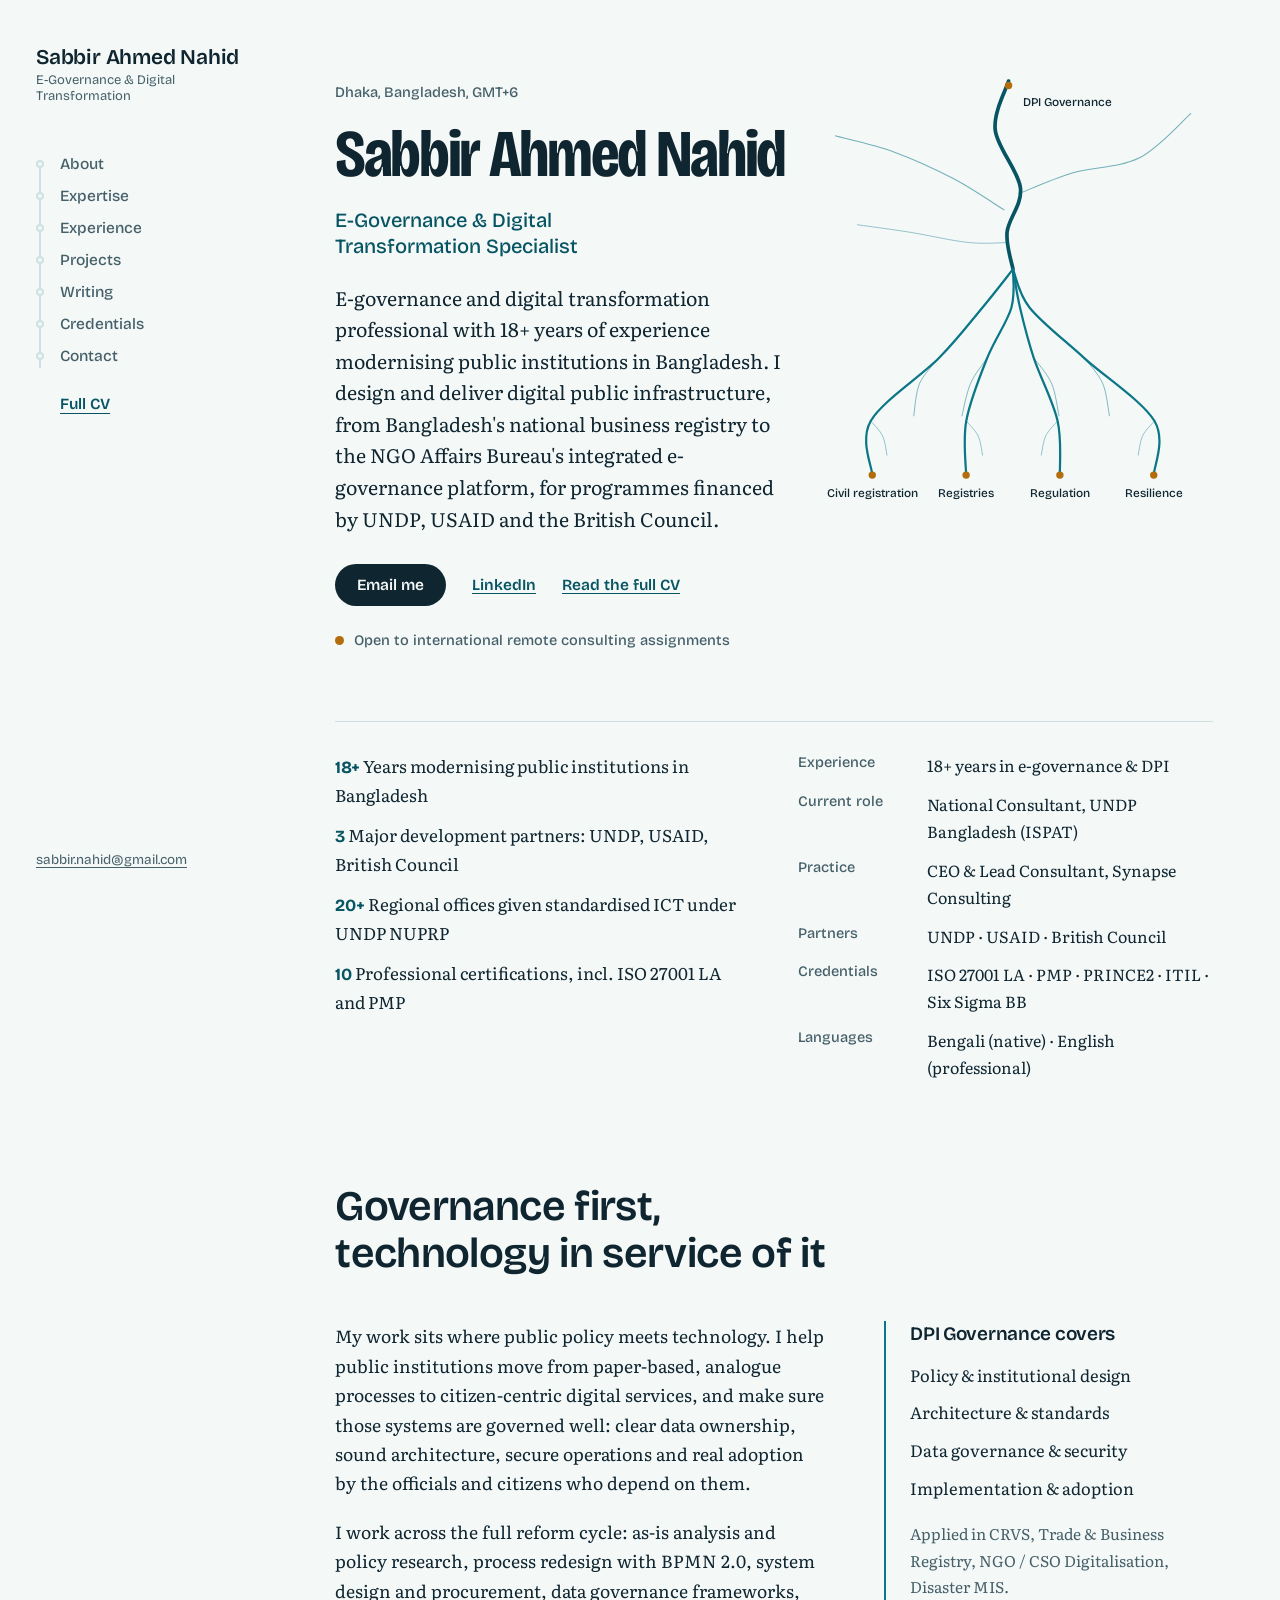
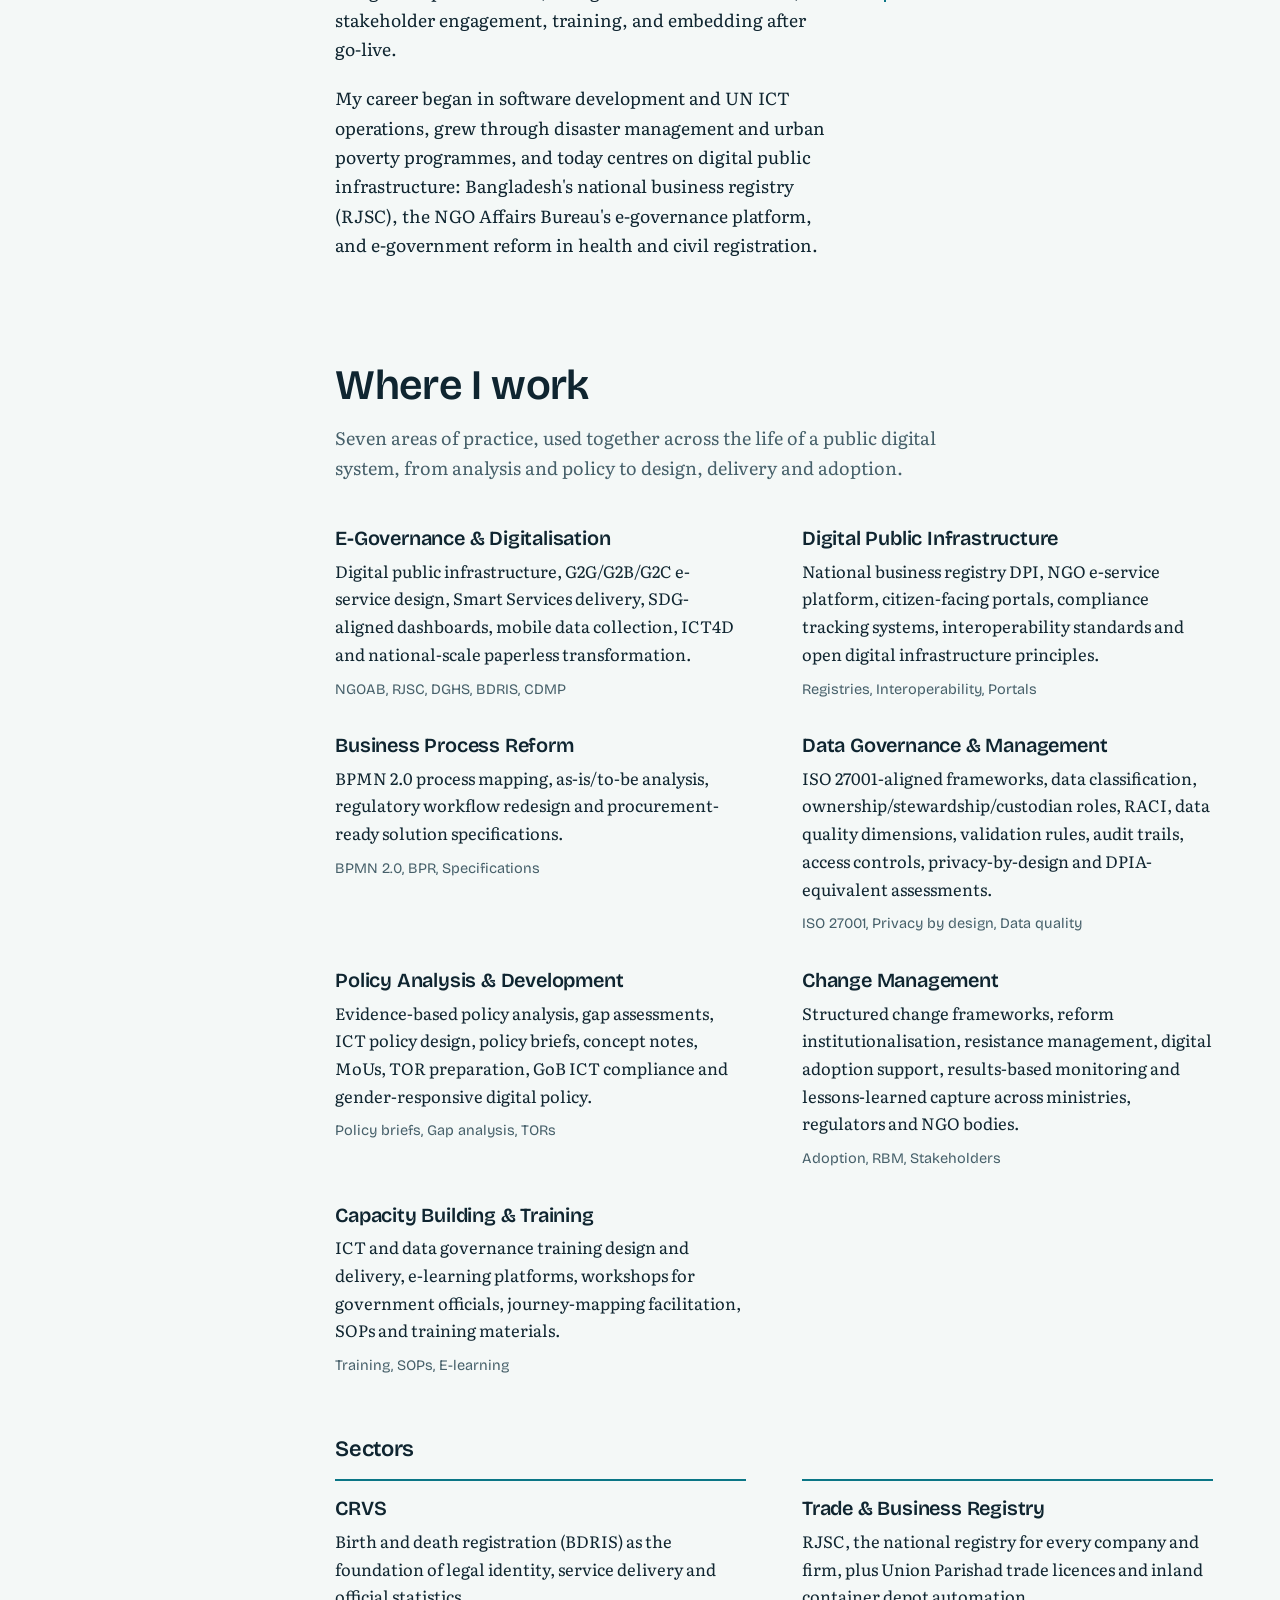
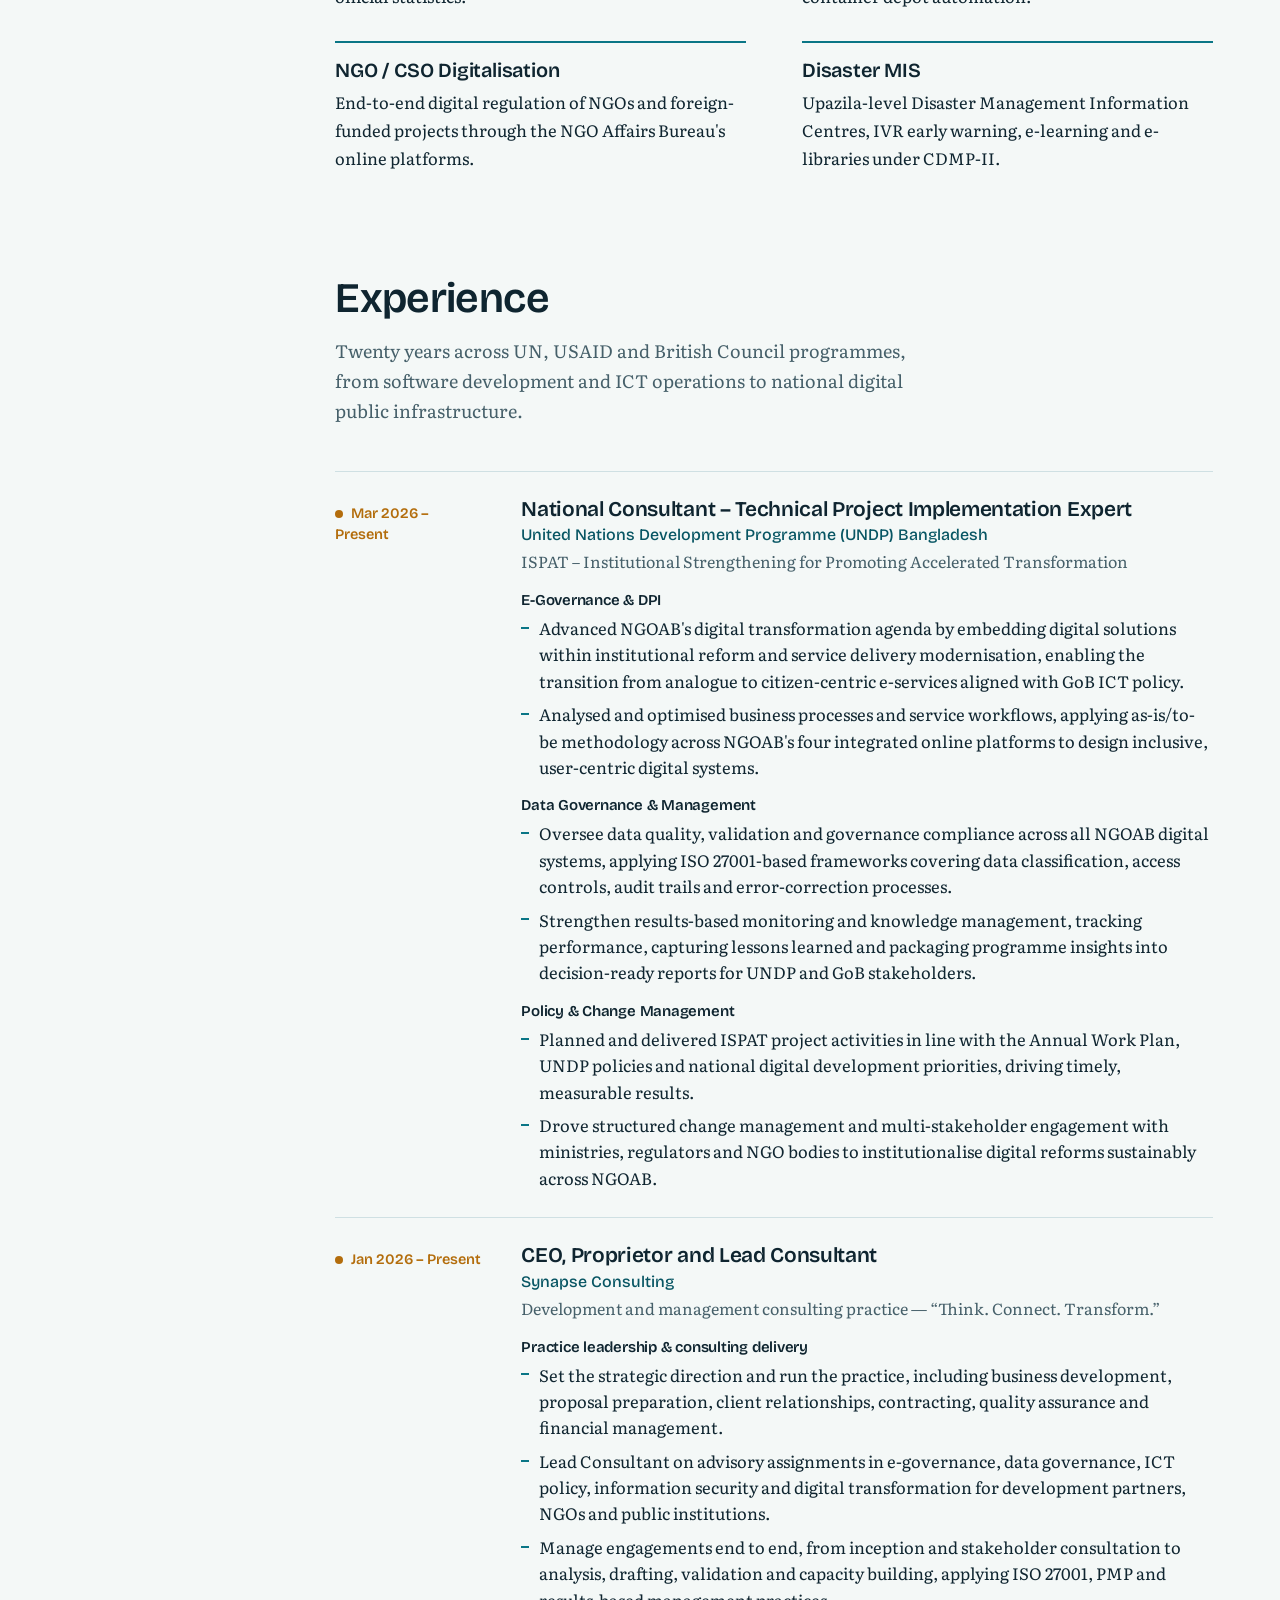
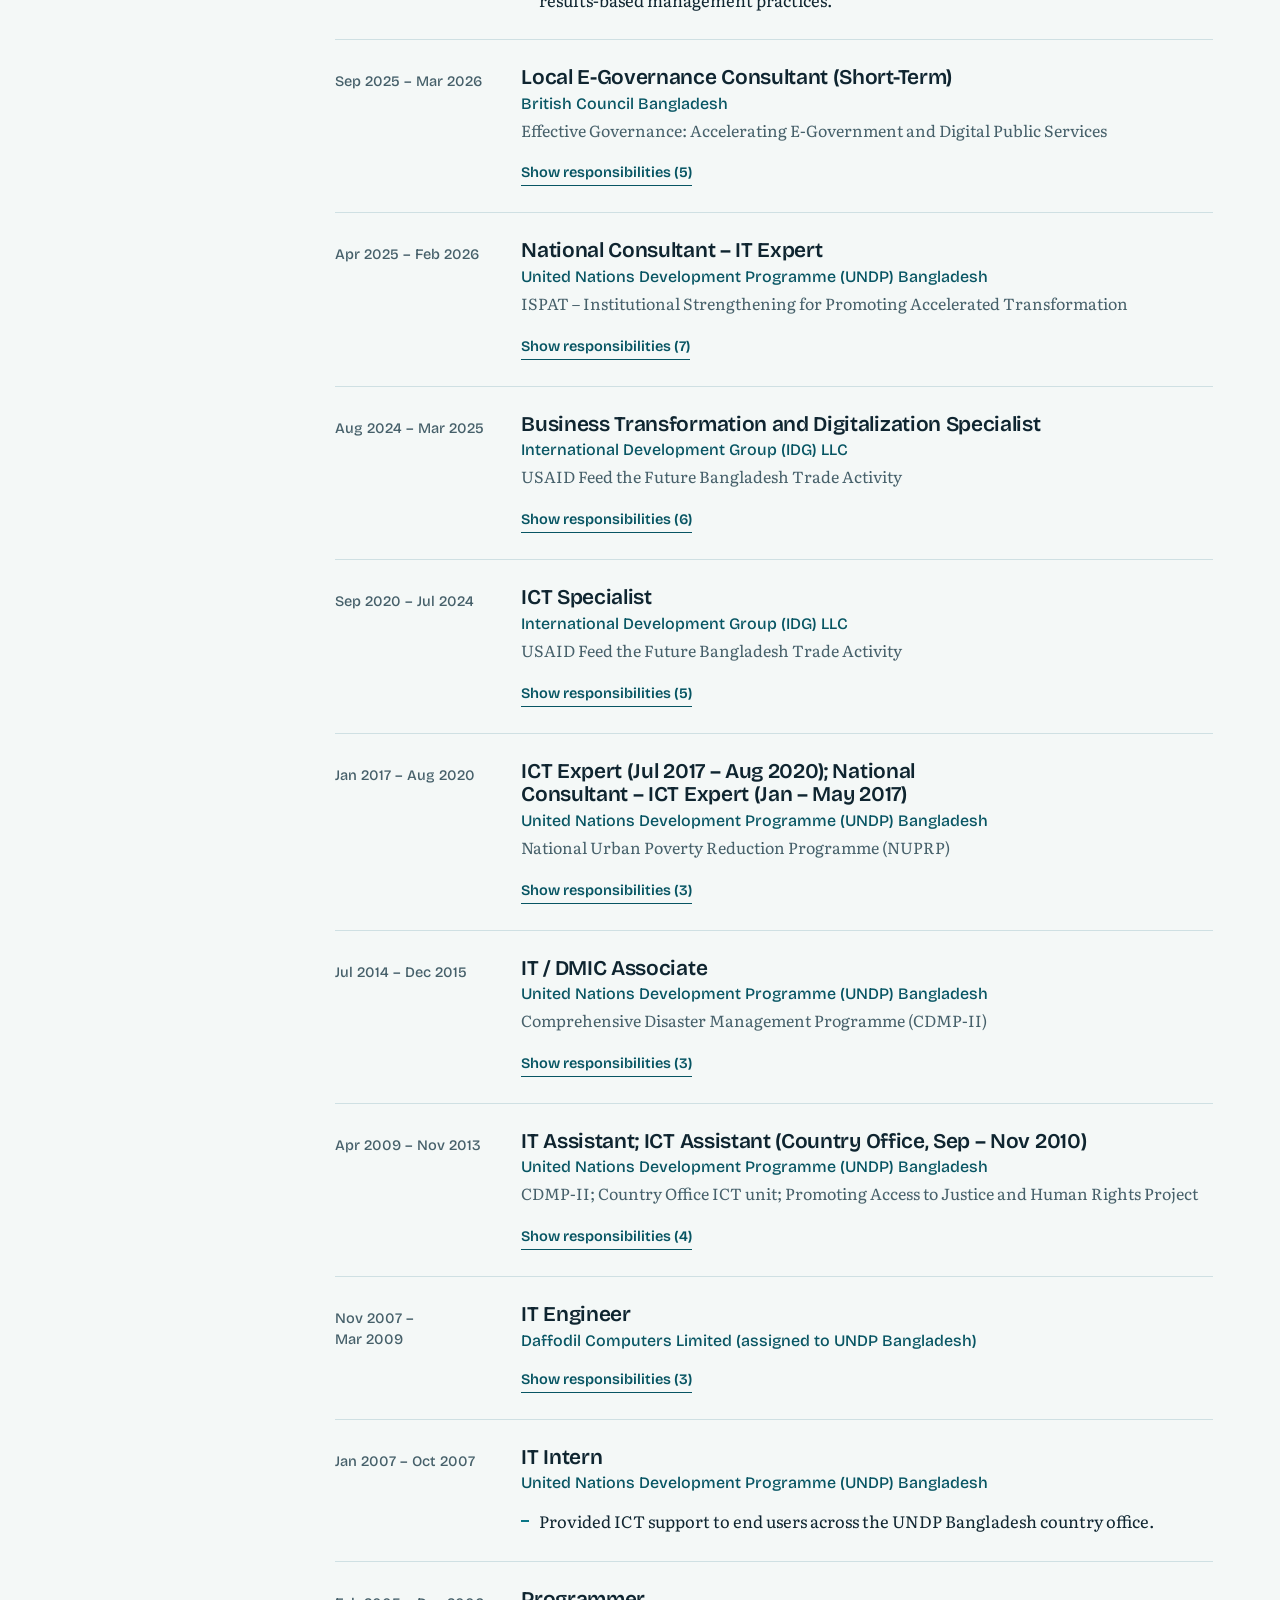
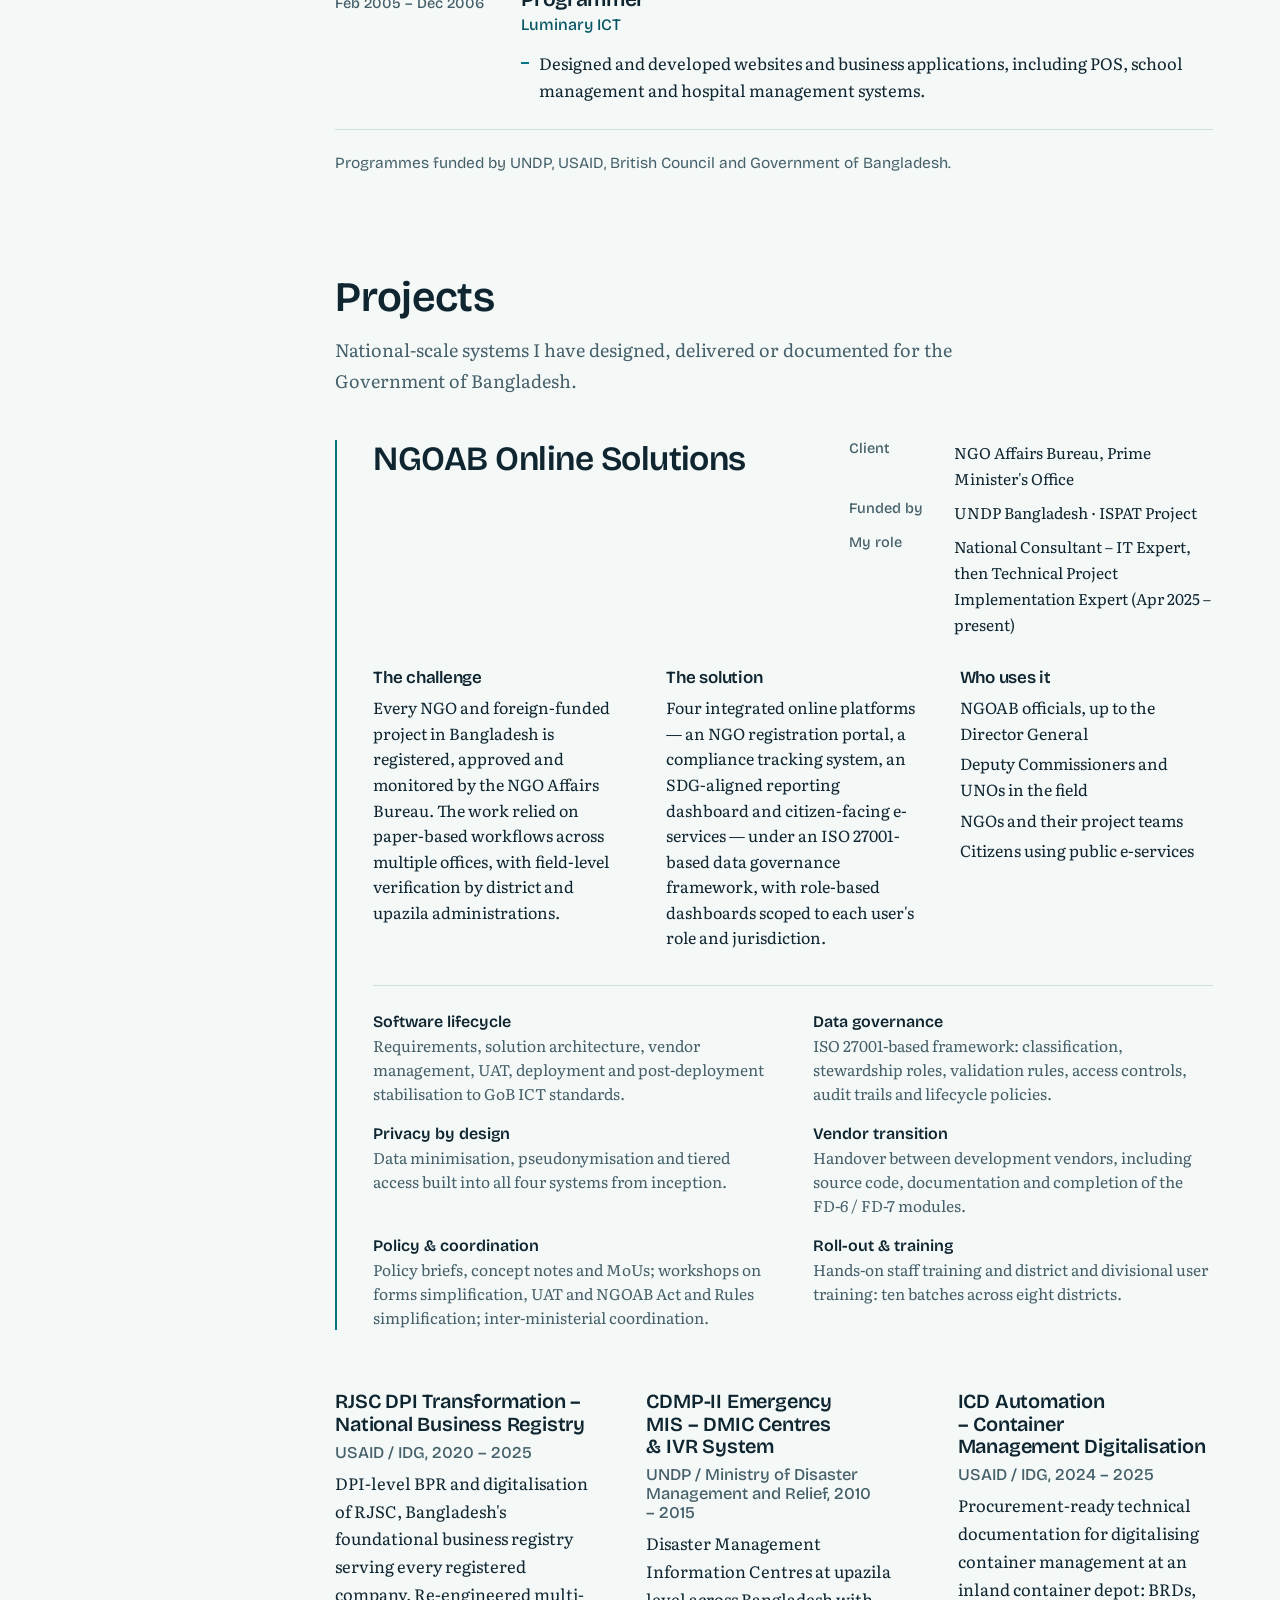
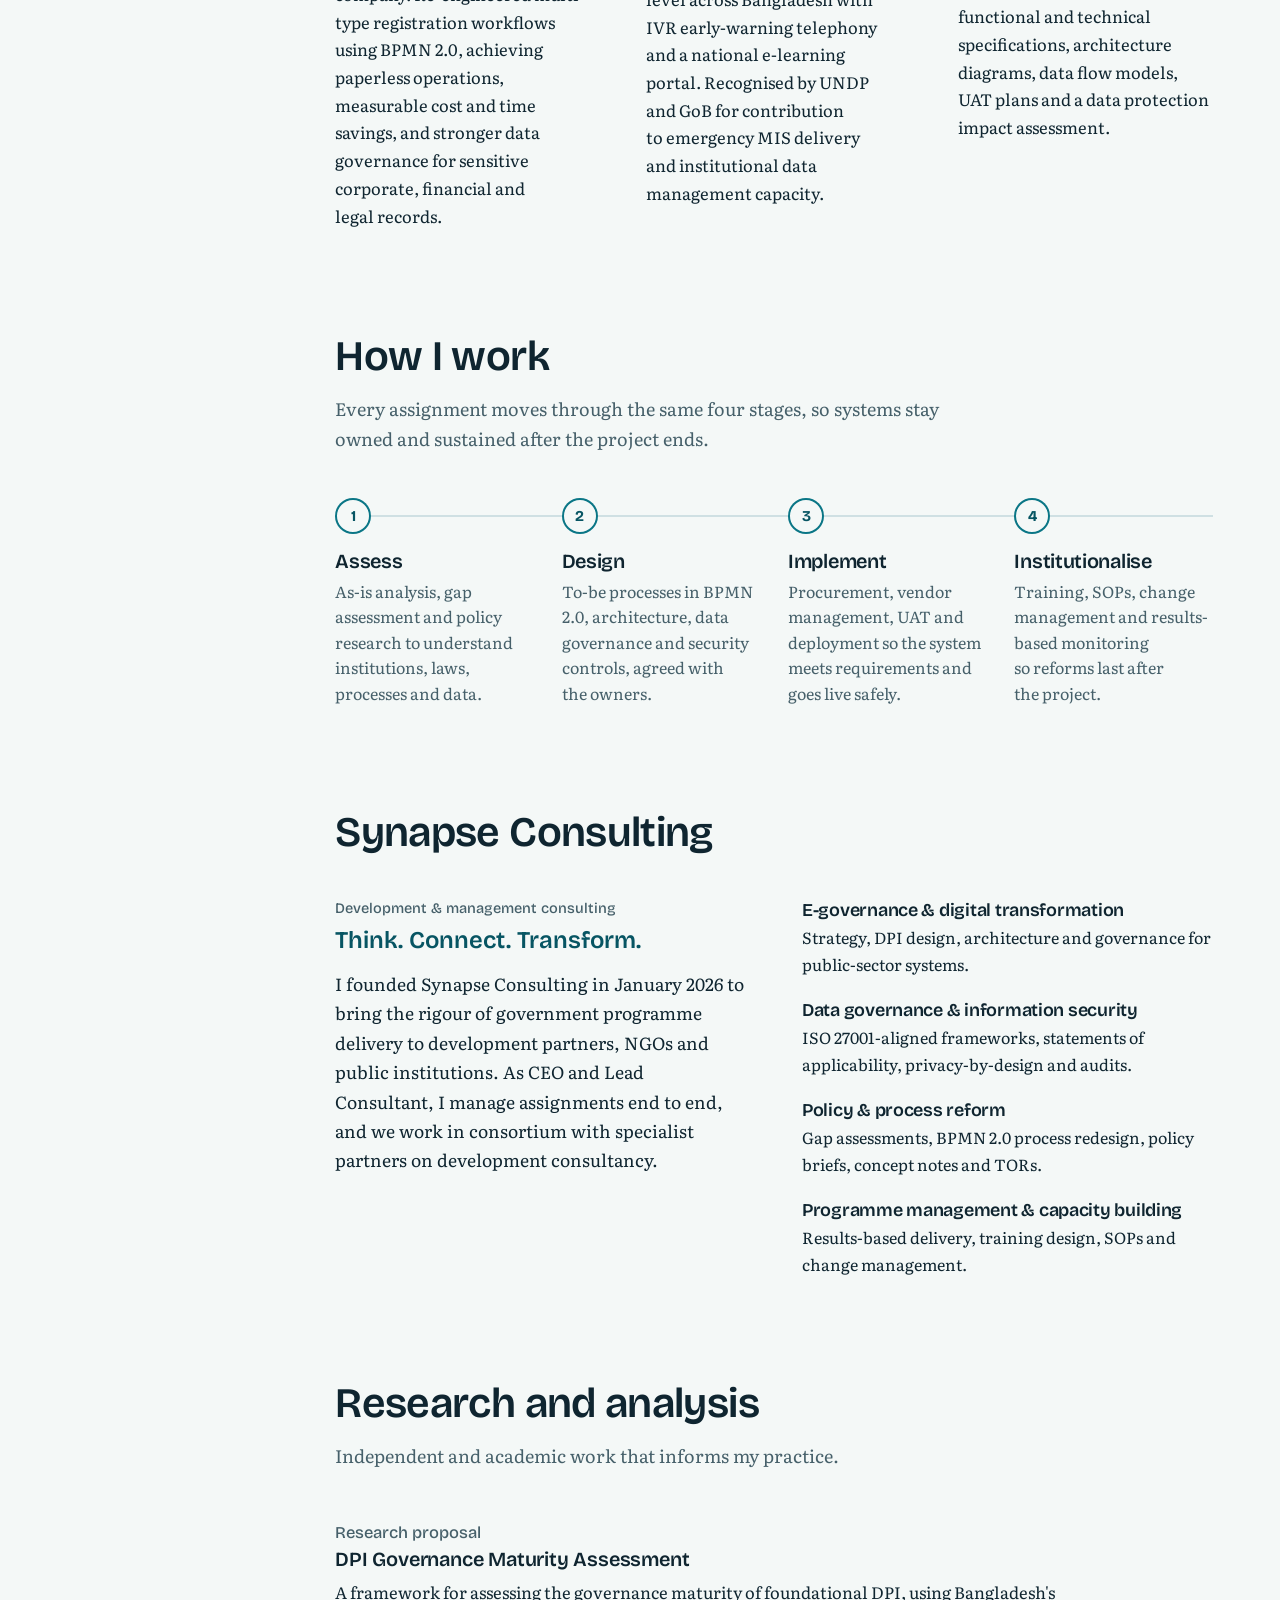
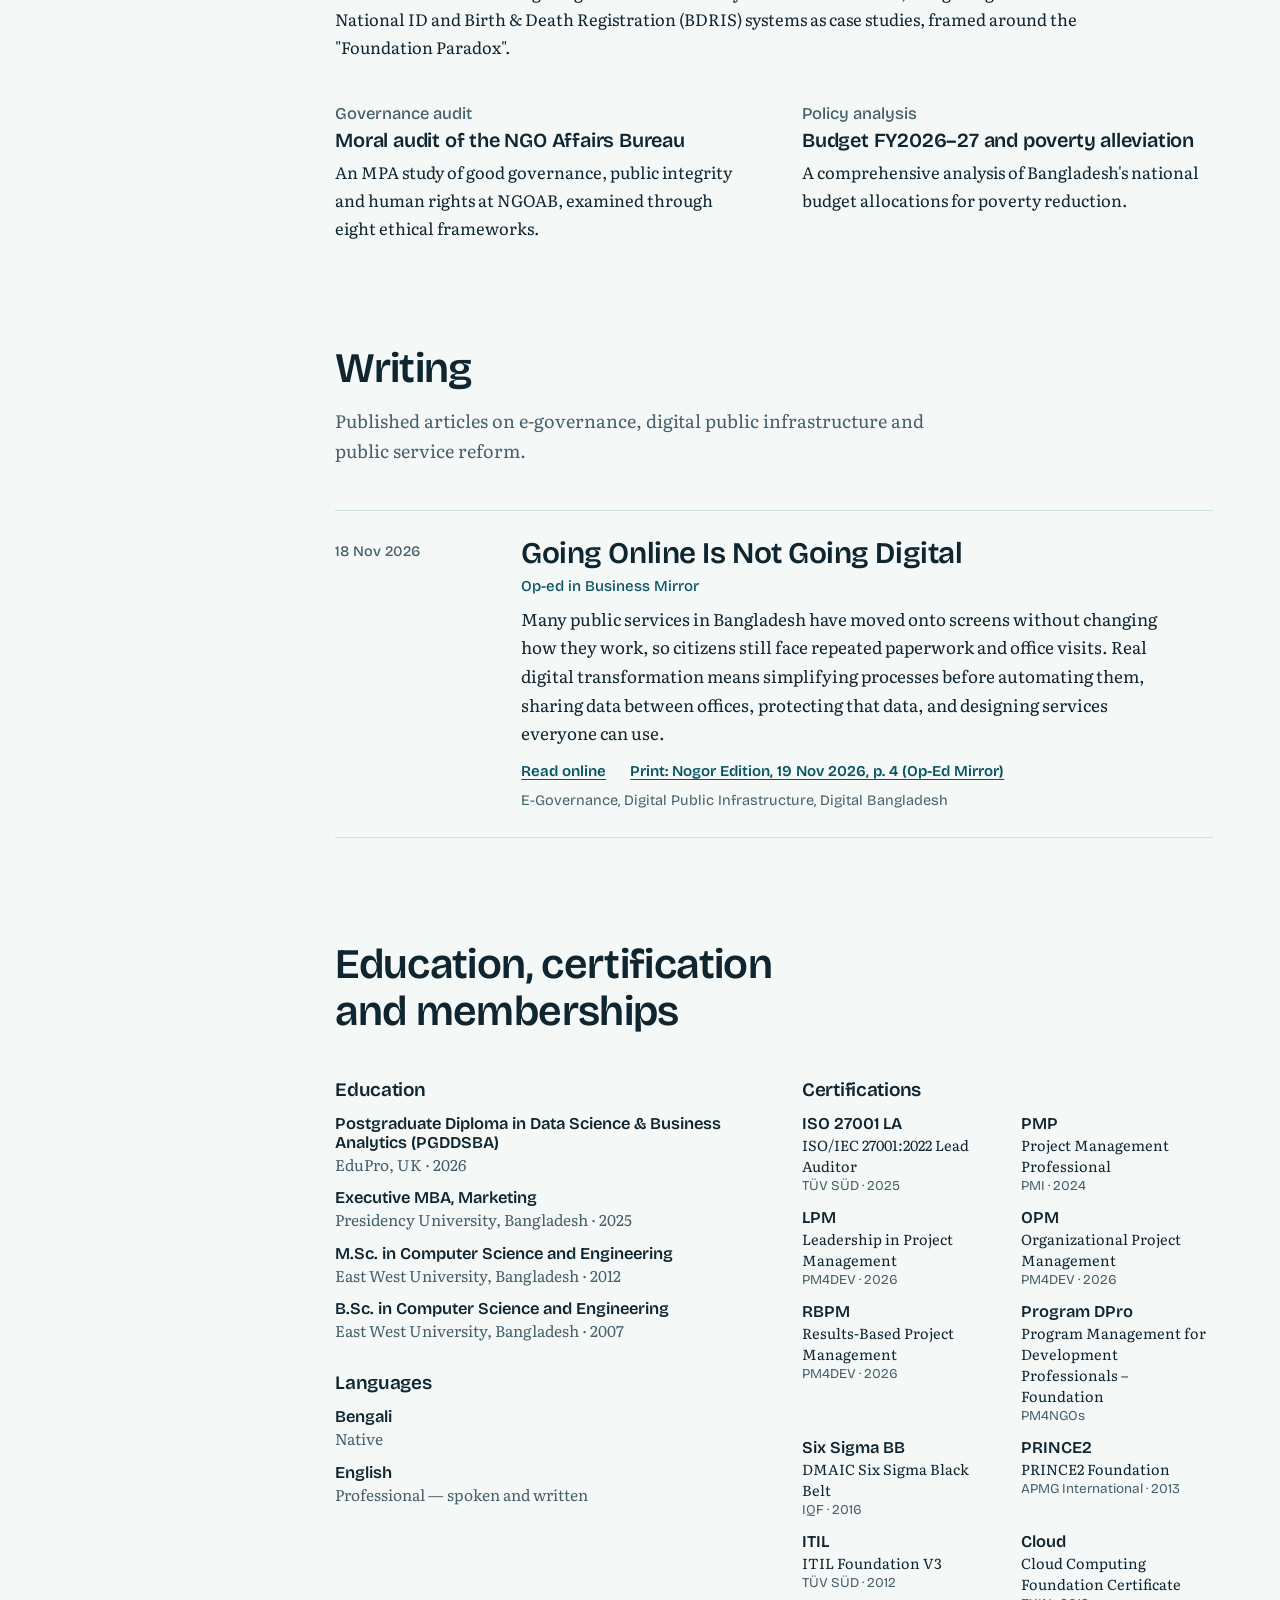
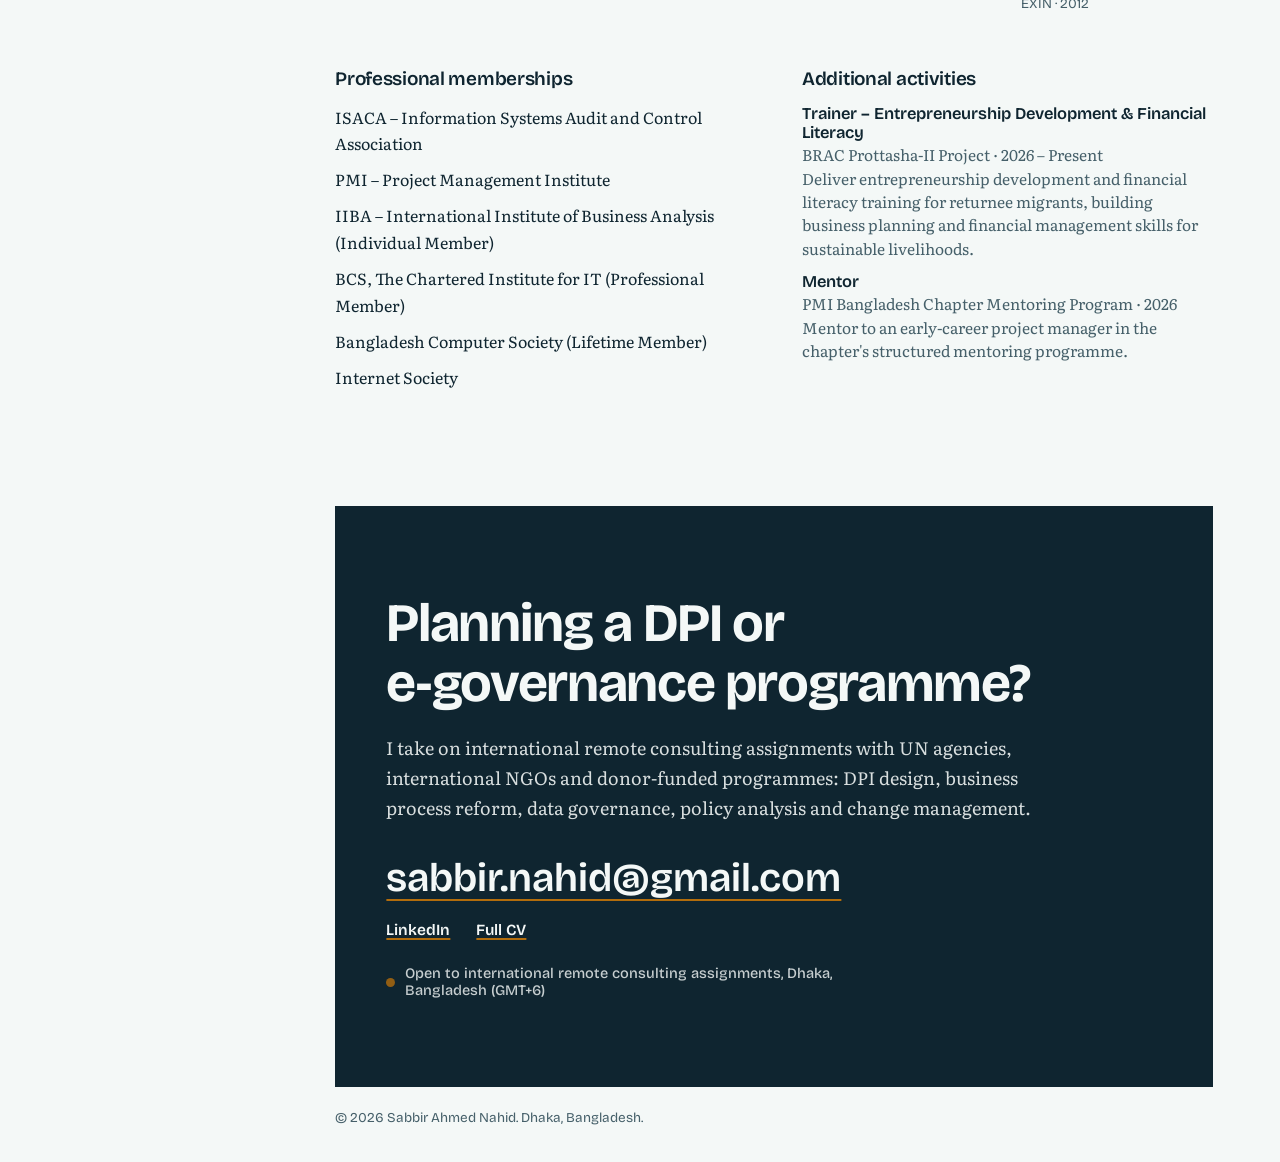
<file: index.html>
<!DOCTYPE html>
<html lang="en-GB">
<head>
<meta charset="utf-8">
<meta name="viewport" content="width=device-width, initial-scale=1">
<title>Sabbir Ahmed Nahid — E-Governance &amp; DPI Specialist, Bangladesh</title>
<meta name="description" content="Dhaka-based e-governance and digital public infrastructure (DPI) specialist with 18+ years on UNDP, USAID and British Council programmes in Bangladesh.">
<link rel="icon" href="/favicon.ico" sizes="48x48">
<link rel="icon" href="/assets/img/favicon.svg" type="image/svg+xml">
<link rel="apple-touch-icon" href="/assets/img/apple-touch-icon.png">
<link rel="manifest" href="/site.webmanifest">
<meta name="theme-color" content="#F4F8F7">
<link rel="preconnect" href="https://fonts.googleapis.com">
<link rel="preconnect" href="https://fonts.gstatic.com" crossorigin>
<link href="https://fonts.googleapis.com/css2?family=Bricolage+Grotesque:opsz,wdth,wght@12..96,75..100,300..800&family=Literata:ital,opsz,wght@0,7..72,400..600;1,7..72,400&display=swap" rel="stylesheet">
<link rel="stylesheet" href="/assets/css/style.css">
</head>
<body data-page="home">

<header class="top" id="site-header"></header>

<div class="col">
<main id="top">
  <section class="hero" id="profile" aria-label="Profile"></section>
  <div class="hero-facts">
    <ul class="stats" id="stats"></ul>
    <dl class="glance" id="glance"></dl>
  </div>

  <section class="blk" id="about">
    <div class="sh"><h2>Governance first, technology in service of it</h2></div>
    <div class="about">
      <div class="prose" id="about-text"></div>
      <aside class="tee" id="tee"></aside>
    </div>
  </section>

  <section class="blk" id="expertise">
    <div class="sh"><h2>Where I work</h2><p>Seven areas of practice, used together across the life of a public digital system, from analysis and policy to design, delivery and adoption.</p></div>
    <div class="xgrid" id="expertise-grid"></div>
    <h3 class="sub">Sectors</h3>
    <div class="sectors" id="sectors"></div>
  </section>

  <section class="blk" id="experience">
    <div class="sh"><h2>Experience</h2><p>Twenty years across UN, USAID and British Council programmes, from software development and ICT operations to national digital public infrastructure.</p></div>
    <div class="timeline" id="timeline"></div>
    <div class="partners" id="partners"></div>
  </section>

  <section class="blk" id="case">
    <div class="sh"><h2>Projects</h2><p>National-scale systems I have designed, delivered or documented for the Government of Bangladesh.</p></div>
    <article class="case" id="case-study"></article>
    <div class="projects" id="projects"></div>
  </section>

  <section class="blk" id="approach">
    <div class="sh"><h2>How I work</h2><p>Every assignment moves through the same four stages, so systems stay owned and sustained after the project ends.</p></div>
    <ol class="steps" id="steps"></ol>
  </section>

  <section class="blk" id="practice">
    <div class="sh"><h2 id="firm-name">Synapse Consulting</h2></div>
    <div class="firm" id="firm"></div>
  </section>

  <section class="blk" id="research">
    <div class="sh"><h2>Research and analysis</h2><p>Independent and academic work that informs my practice.</p></div>
    <div class="research" id="papers"></div>
  </section>

  <section class="blk" id="writing">
    <div class="sh"><h2>Writing</h2><p>Published articles on e-governance, digital public infrastructure and public service reform.</p></div>
    <div class="writing" id="writing-list"></div>
  </section>

  <section class="blk" id="credentials">
    <div class="sh"><h2>Education, certification and memberships</h2></div>
    <div class="creds">
      <div>
        <h3>Education</h3>
        <ul class="edu" id="education"></ul>
        <h3 class="gap">Languages</h3>
        <ul class="edu" id="languages"></ul>
      </div>
      <div>
        <h3>Certifications</h3>
        <ul class="badges" id="badges"></ul>
      </div>
    </div>
    <div class="creds2">
      <div><h3>Professional memberships</h3><ul class="plain" id="memberships"></ul></div>
      <div><h3>Additional activities</h3><ul class="edu" id="additional"></ul></div>
    </div>
  </section>

  <section class="contact" id="contact" aria-label="Contact"></section>
</main>
<footer id="site-footer"></footer>
</div>
<script type="module" src="/assets/js/site.js"></script>
</body>
</html>
</file>
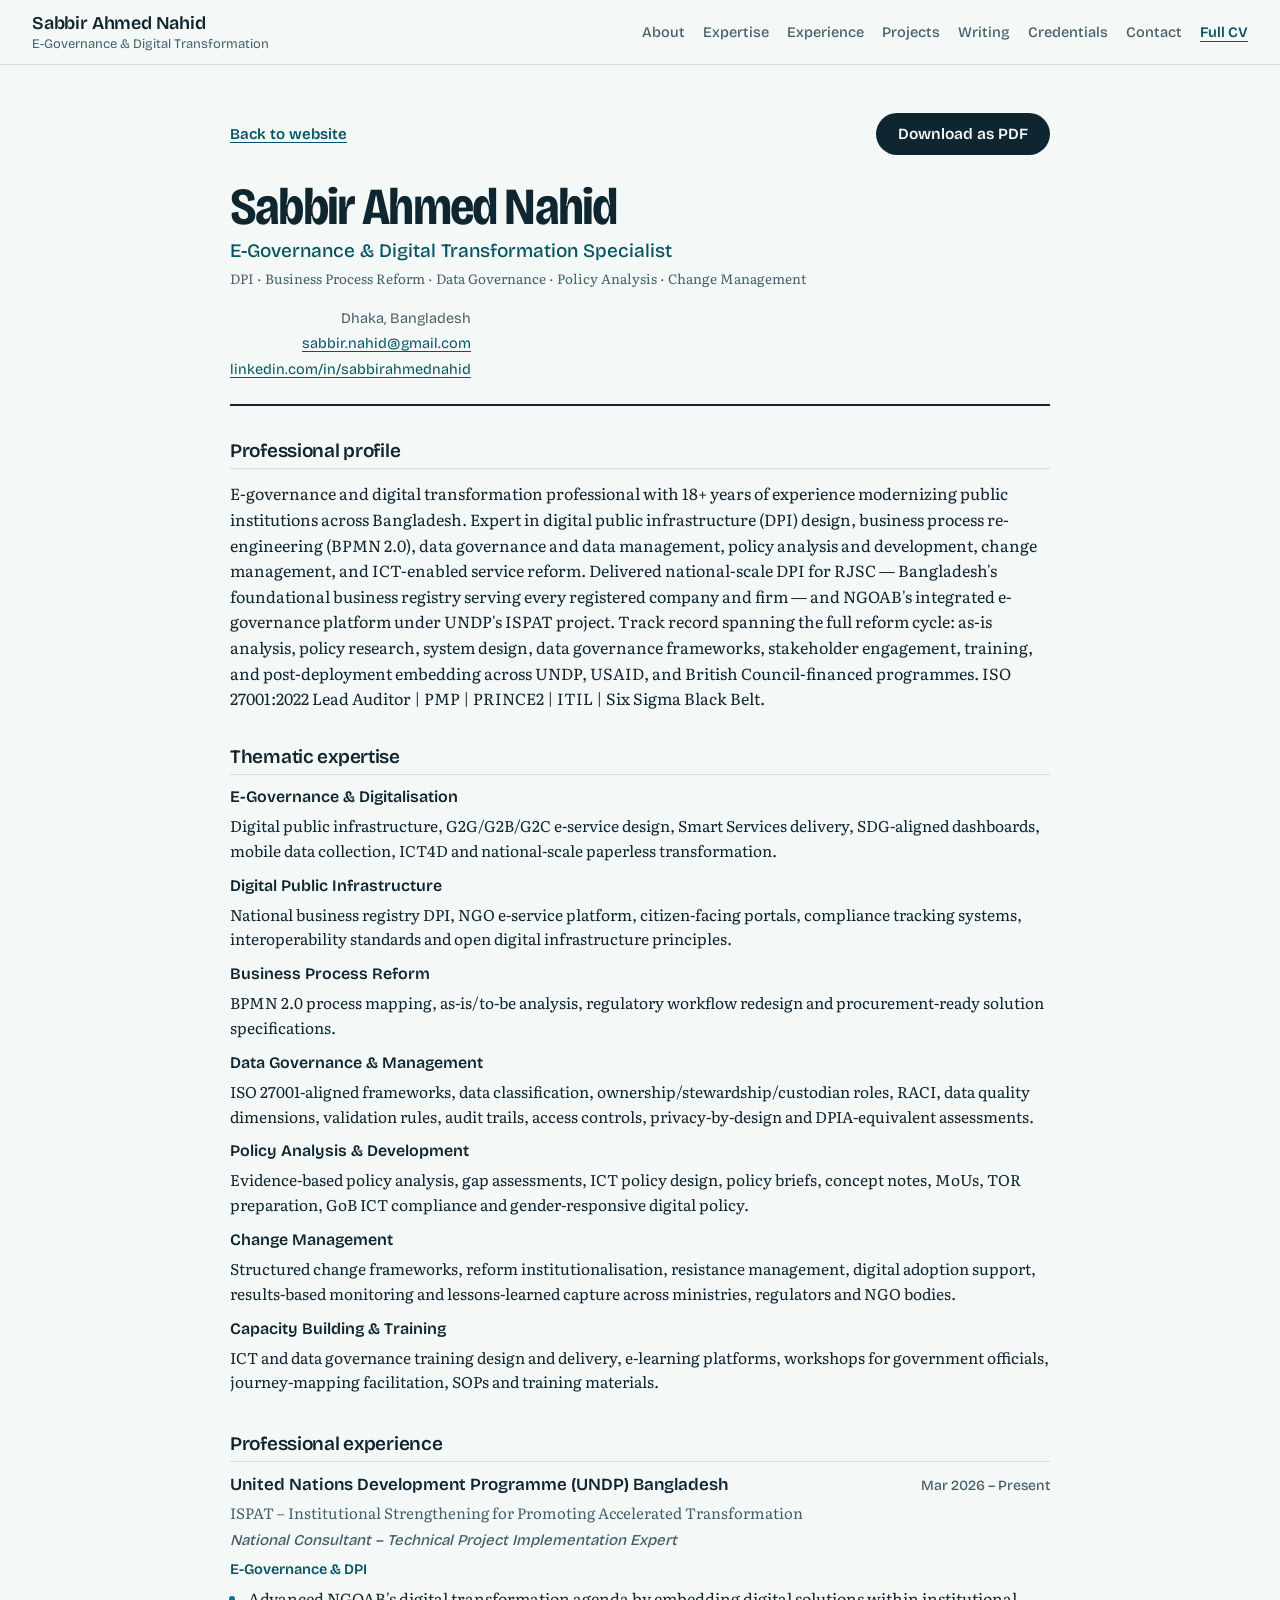
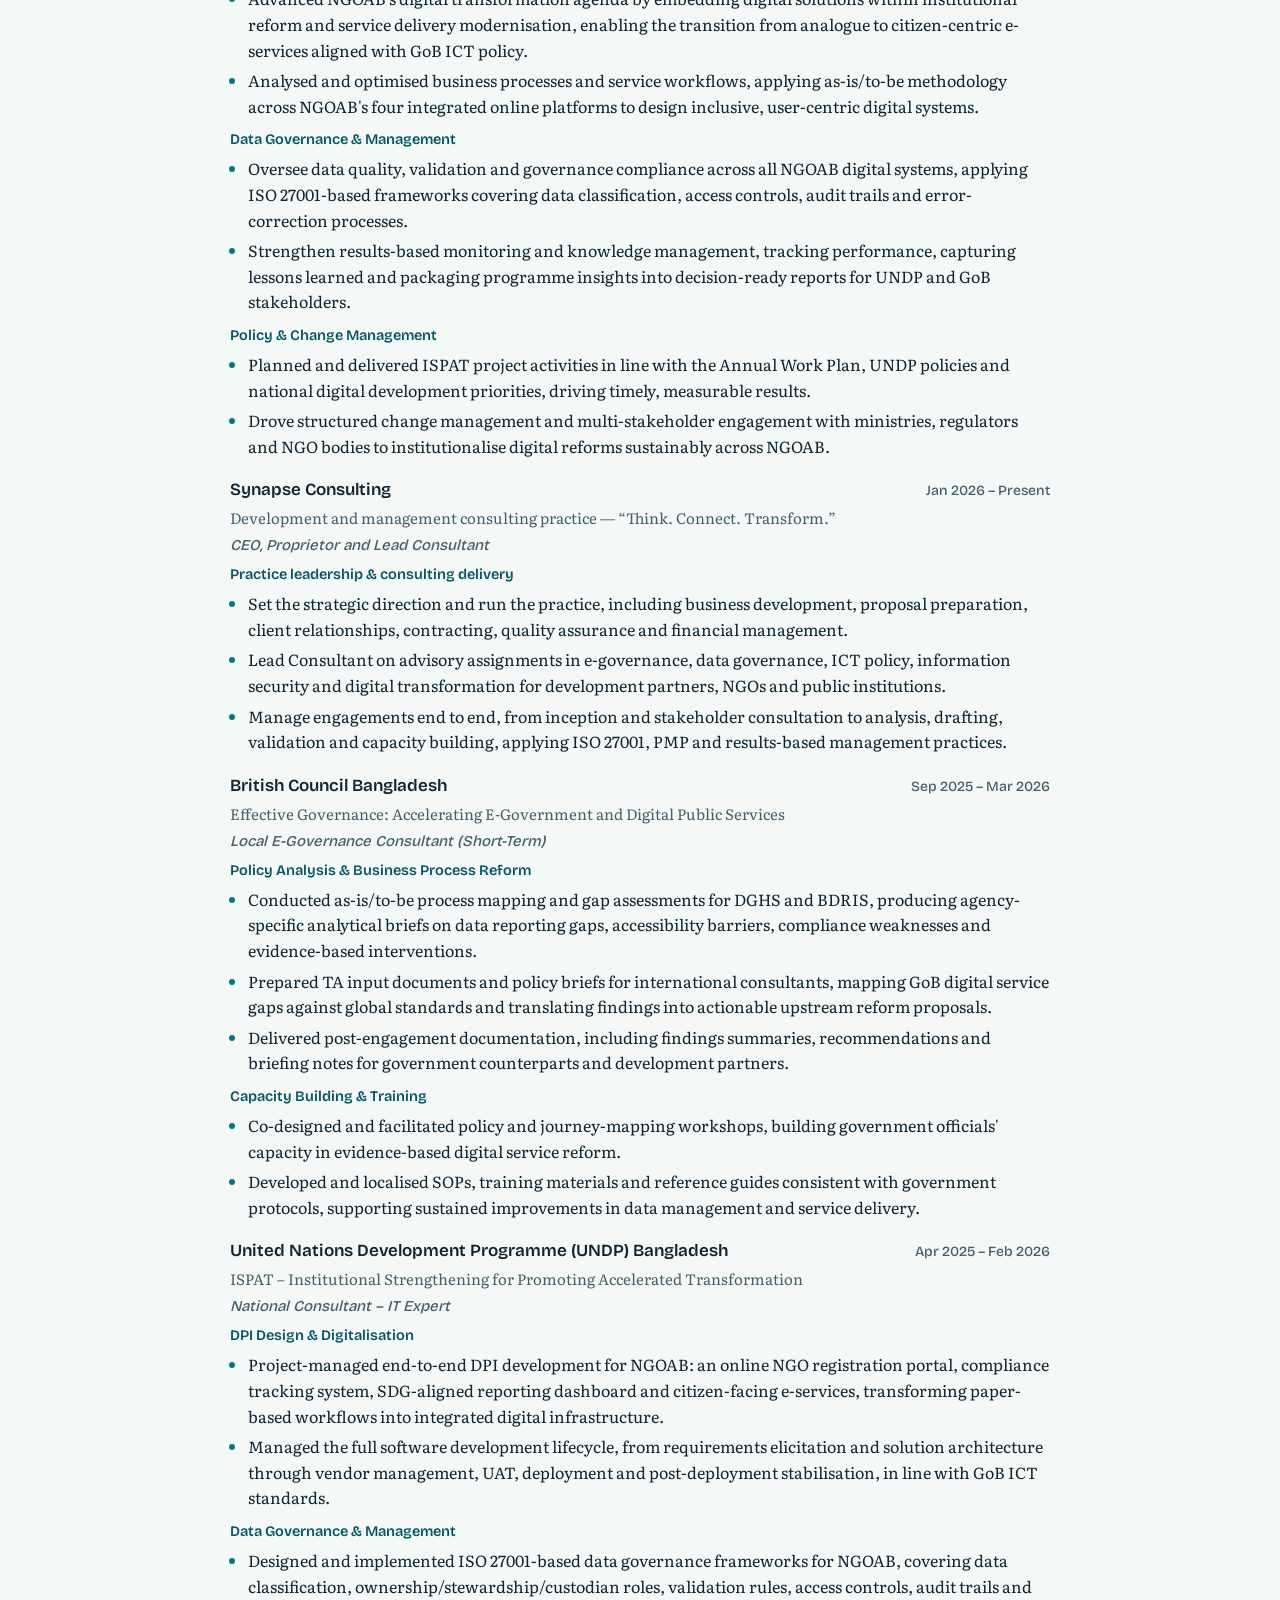
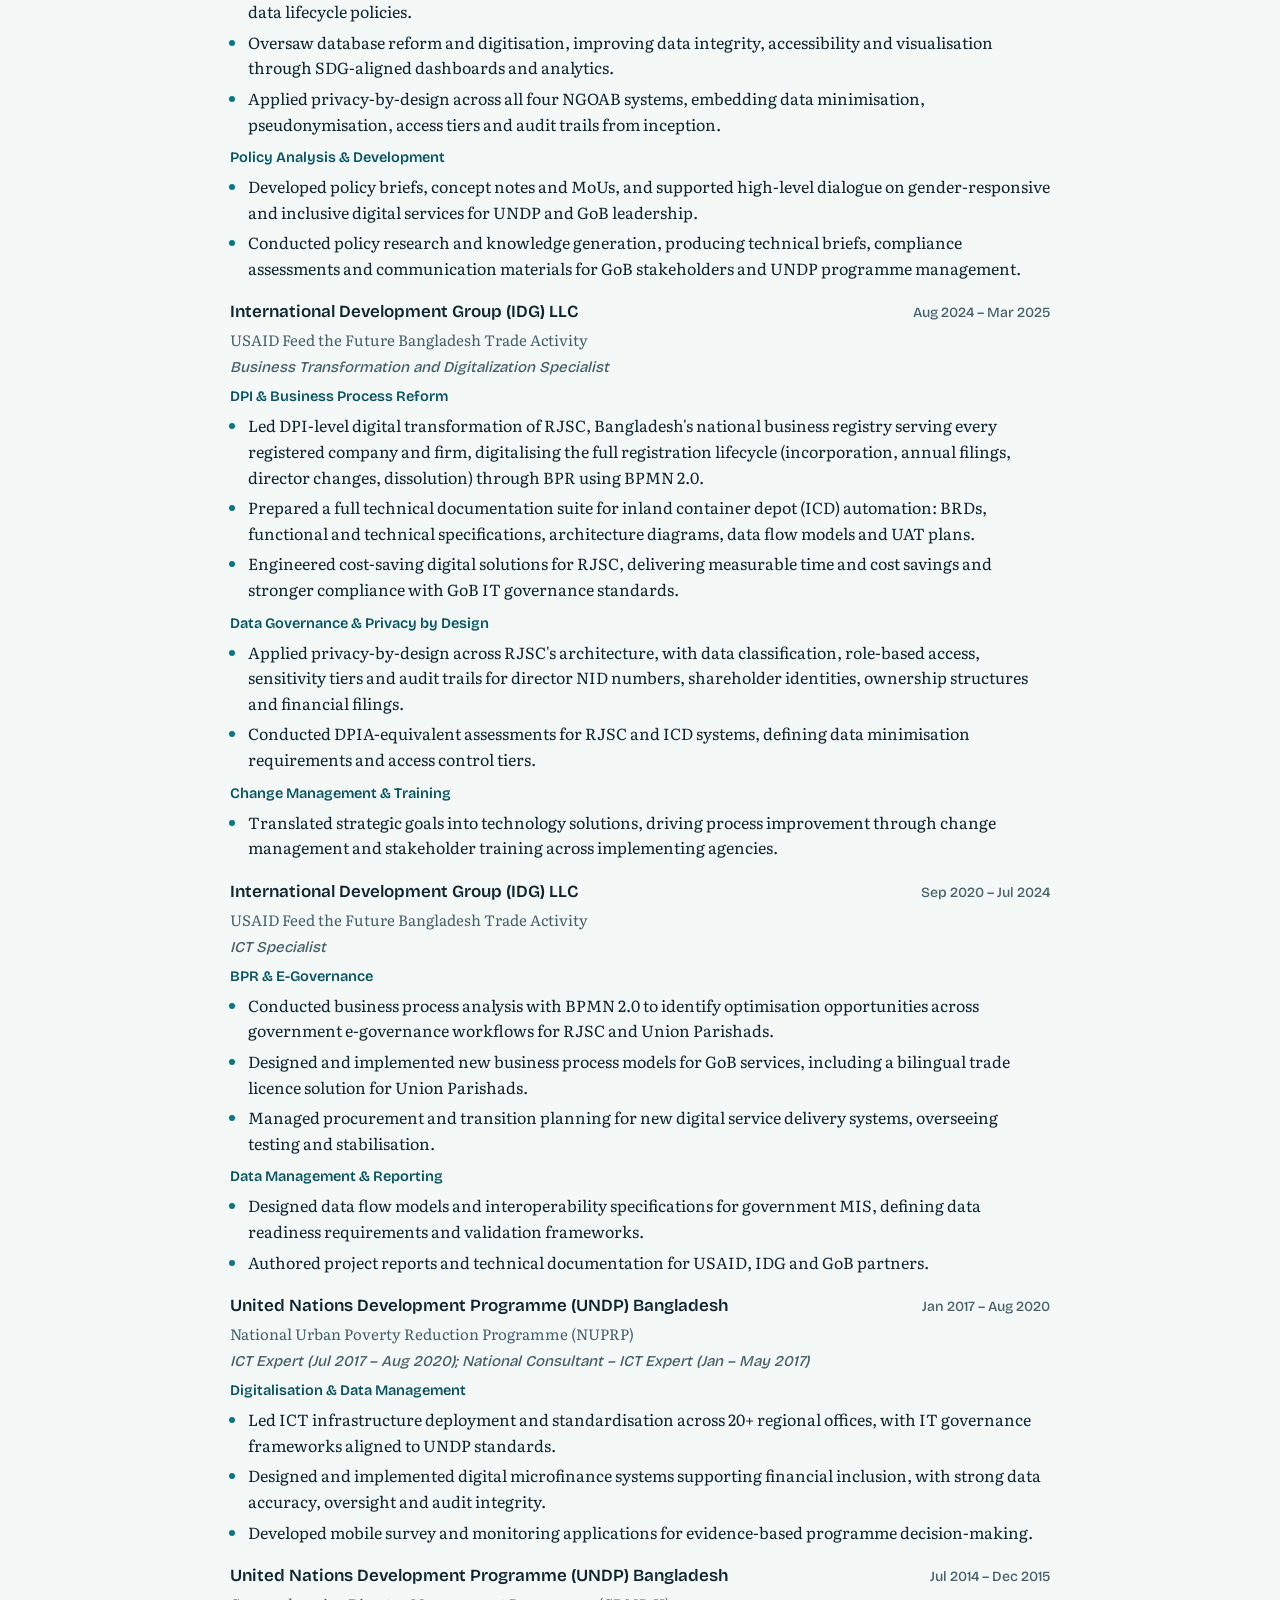
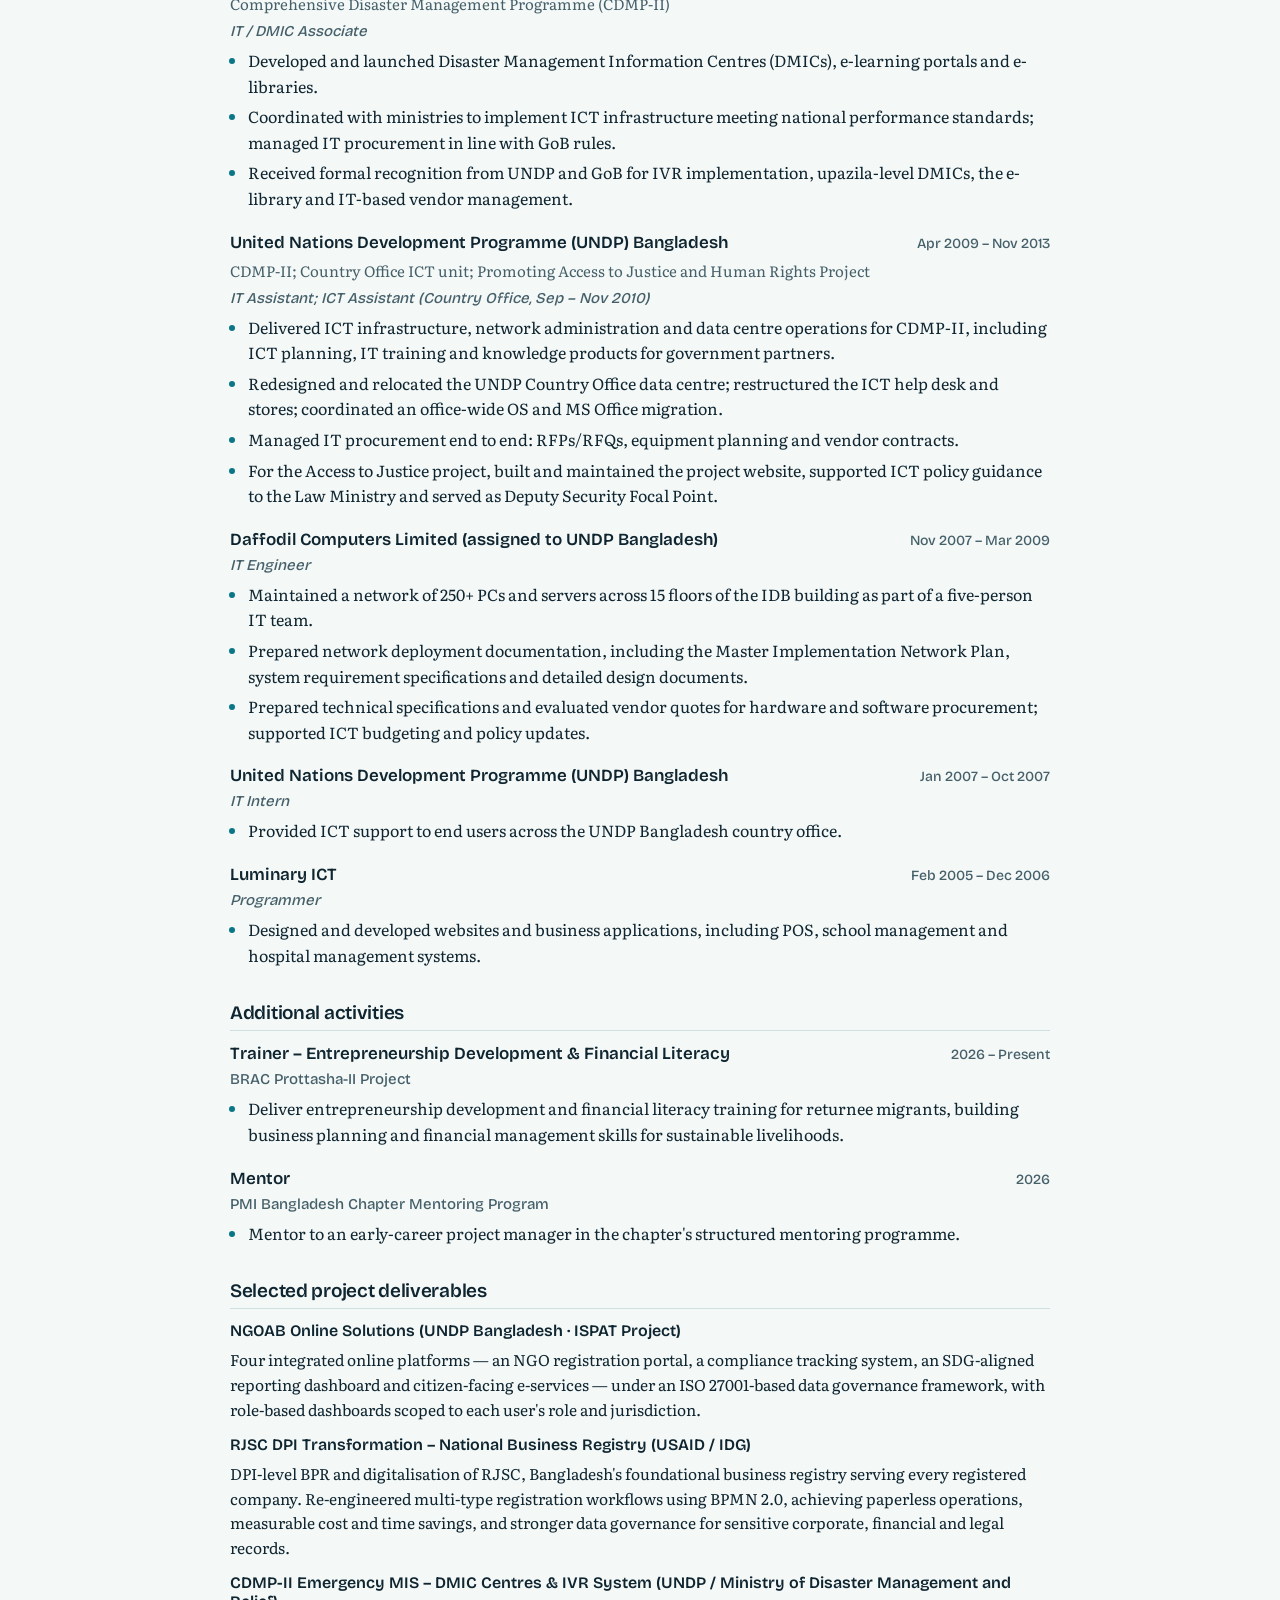
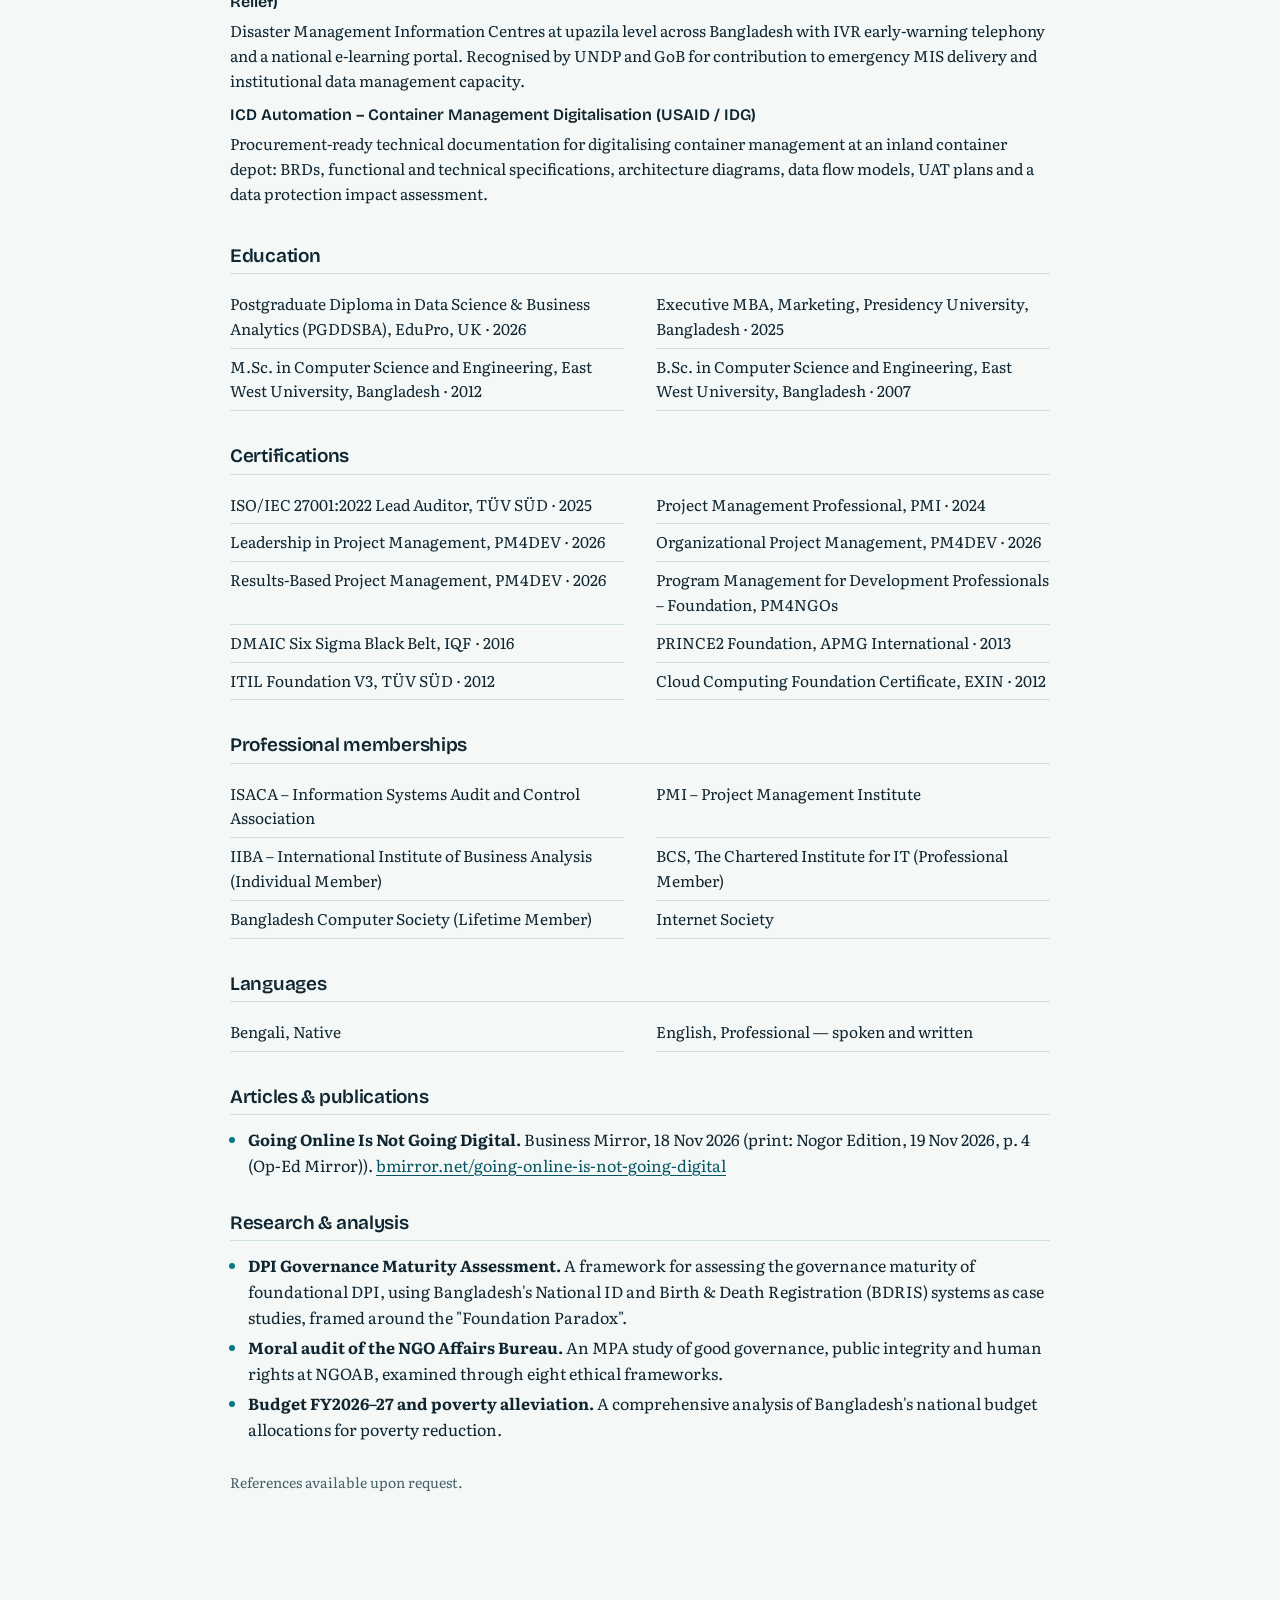
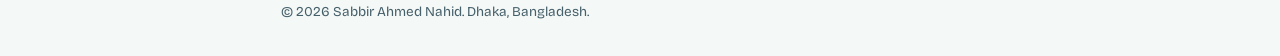
<file: cv.html>
<!DOCTYPE html>
<html lang="en-GB">
<head>
<meta charset="utf-8">
<meta name="viewport" content="width=device-width, initial-scale=1">
<title>CV — Sabbir Ahmed Nahid, E-Governance &amp; Digital Transformation Specialist</title>
<meta name="description" content="Full CV of Sabbir Ahmed Nahid: 18+ years in e-governance, DPI, business process reform, data governance and ICT for UNDP, USAID and British Council in Bangladesh.">
<link rel="icon" href="/favicon.ico" sizes="48x48">
<link rel="icon" href="/assets/img/favicon.svg" type="image/svg+xml">
<link rel="apple-touch-icon" href="/assets/img/apple-touch-icon.png">
<link rel="manifest" href="/site.webmanifest">
<meta name="theme-color" content="#F4F8F7">
<link rel="preconnect" href="https://fonts.googleapis.com">
<link rel="preconnect" href="https://fonts.gstatic.com" crossorigin>
<link href="https://fonts.googleapis.com/css2?family=Bricolage+Grotesque:opsz,wdth,wght@12..96,75..100,300..800&family=Literata:ital,opsz,wght@0,7..72,400..600;1,7..72,400&display=swap" rel="stylesheet">
<link rel="stylesheet" href="/assets/css/style.css">
</head>
<body data-page="cv">

<header class="top" id="site-header"></header>

<section id="cv" aria-label="Curriculum vitae">
  <div class="cv-wrap">
    <div class="cv-actions">
      <a class="cv-back" href="/">Back to website</a>
      <button class="btn solid" id="print-cv" type="button">Download as PDF</button>
    </div>
    <article class="cv" id="cv-doc"></article>
  </div>
</section>

<footer id="site-footer"></footer>
<script type="module" src="/assets/js/site.js"></script>
</body>
</html>
</file>
<file: assets/css/style.css>
/* Design: "the delta". One river of DPI governance splits into the sectors worked in.
   The left rail is a river gauge: the line fills as you read. No cards, no eyebrow labels, no monospace.
   Colours and sizes live in :root so the whole look can be changed in one place. */

:root{
  --paper:#f4f8f7; --ink:#0f2530; --muted:#46606a; --river:#0a7686; --river-deep:#075563;
  --water:#cfe0e3; --mist:#e7f0f1; --silt:#b36d0c;
  --ui:"Bricolage Grotesque","Helvetica Neue",Arial,sans-serif;
  --body:"Literata",Georgia,"Times New Roman",serif;
  --rail:268px;
  color-scheme:light;
}
@media (prefers-color-scheme:dark){
  :root{--paper:#0b181e; --ink:#e3eef0; --muted:#9bb2b9; --river:#52c4d4; --river-deep:#7fd8e4; --water:#24424b; --mist:#11252c; --silt:#e3a24c; color-scheme:dark}
}

*,*::before,*::after{box-sizing:border-box}
html{scroll-behavior:smooth;scroll-padding-top:24px;-webkit-text-size-adjust:100%}
@media (prefers-reduced-motion:reduce){html{scroll-behavior:auto}}
body{margin:0;background:var(--paper);color:var(--ink);font:400 17.5px/1.68 var(--body);font-optical-sizing:auto;text-rendering:optimizeLegibility}
h1,h2,h3,h4{font-family:var(--ui);font-weight:600;line-height:1.12;margin:0;letter-spacing:-.015em;text-wrap:balance}
p{margin:0;text-wrap:pretty}
ul,ol,dl,dd{margin:0;padding:0}
ul,ol{list-style:none}
a{color:var(--river-deep);text-decoration-thickness:1px;text-underline-offset:.2em}
a:hover{color:var(--ink)}
:focus-visible{outline:2px solid var(--river);outline-offset:3px;border-radius:2px}
img{max-width:100%;display:block}
::selection{background:var(--river);color:var(--paper)}

/* ---------- rail (sidebar on desktop, top bar elsewhere) ---------- */
header.top{position:sticky;top:0;z-index:20;background:color-mix(in srgb,var(--paper) 94%,transparent);backdrop-filter:blur(10px);border-bottom:1px solid var(--water)}
.rail{display:flex;align-items:center;gap:8px 28px;padding:12px clamp(16px,4vw,32px);flex-wrap:wrap}
.mark{display:flex;flex-direction:column;text-decoration:none;color:var(--ink);line-height:1.15}
.mark b{font:600 18px var(--ui);letter-spacing:-.01em}
.mark small{font:400 13px var(--ui);color:var(--muted);margin-top:2px}
.rail nav{margin-left:auto;min-width:0;max-width:100%}
.rail nav ul{display:flex;gap:2px 18px;overflow-x:auto;scrollbar-width:none;padding:2px 0}
.rail nav ul::-webkit-scrollbar{display:none}
.rail nav a{font:500 14.5px var(--ui);color:var(--muted);text-decoration:none;white-space:nowrap;padding:6px 0;display:block}
.rail nav a:hover,.rail nav a[aria-current]{color:var(--ink)}
.rail nav .cvlink a{color:var(--river-deep);font-weight:600;text-decoration:underline;text-underline-offset:.25em}
.rail-foot{display:none}

@media (min-width:1040px){
  body[data-page="home"]{display:grid;grid-template-columns:var(--rail) minmax(0,1fr)}
  body[data-page="home"] header.top{height:100vh;border:0;background:none;backdrop-filter:none}
  body[data-page="home"] .rail{height:100%;flex-direction:column;align-items:flex-start;flex-wrap:nowrap;gap:0;padding:44px 28px 32px 36px}
  body[data-page="home"] .mark b{font-size:21px}
  body[data-page="home"] nav{margin:44px 0 0;width:100%}
  body[data-page="home"] nav ul{position:relative;flex-direction:column;gap:0;overflow:visible;padding:0 0 0 24px}
  body[data-page="home"] nav ul::before,body[data-page="home"] nav ul::after{content:"";position:absolute;left:3px;top:14px;width:2px;border-radius:2px}
  body[data-page="home"] nav ul::before{bottom:calc(2.2em + 14px);background:var(--water)}
  body[data-page="home"] nav ul::after{height:calc((100% - 2.2em - 28px) * var(--p, 0));background:var(--river);transition:height .15s linear}
  body[data-page="home"] .rail nav li{position:relative}
  body[data-page="home"] .rail nav li a{padding:7px 0;font-size:15.5px}
  body[data-page="home"] .rail nav li:not(.cvlink) a::before{content:"";position:absolute;left:-24px;top:50%;width:8px;height:8px;margin-top:-4px;border-radius:50%;background:var(--paper);box-shadow:inset 0 0 0 2px var(--water);transition:box-shadow .2s,transform .2s}
  body[data-page="home"] .rail nav li a[aria-current]::before{box-shadow:inset 0 0 0 4px var(--river);transform:scale(1.35)}
  body[data-page="home"] .rail nav .cvlink{margin-top:16px}
  body[data-page="home"] .rail nav .cvlink a::before{display:none}
  body[data-page="home"] .rail-foot{display:block;margin-top:auto;font:400 13.5px var(--ui);color:var(--muted)}
  body[data-page="home"] .rail-foot a{color:inherit}
}

/* ---------- layout ---------- */
.col{min-width:0}
main{max-width:980px;margin:0 auto;padding:0 clamp(18px,4vw,56px)}
.blk{padding:clamp(56px,8vw,104px) 0 0}
.sh{max-width:640px;margin-bottom:clamp(28px,4vw,44px)}
.sh h2{font-size:clamp(28px,3.6vw,42px);font-weight:600}
.sh p{margin-top:14px;color:var(--muted);font-size:18px}
h3.sub{font-size:22px;margin:clamp(40px,5vw,60px) 0 18px}

/* ---------- hero ---------- */
.hero{container-type:inline-size;display:grid;gap:36px 24px;padding:clamp(36px,7vw,84px) 0 0;align-items:start}
.where{font:500 14.5px var(--ui);color:var(--muted);margin-bottom:22px}
.portrait{width:112px;height:112px;border-radius:50%;object-fit:cover;margin-bottom:20px}
h1{font-size:clamp(42px,7.6cqi,96px);font-weight:700;font-stretch:80%;letter-spacing:-.035em;line-height:.93}
.title{font:500 clamp(19px,2.3cqi,24px)/1.3 var(--ui);color:var(--river-deep);margin-top:22px}
.summary{margin-top:22px;font-size:19.5px;line-height:1.62;max-width:34em}
.actions{display:flex;flex-wrap:wrap;align-items:center;gap:14px 26px;margin-top:30px}
.btn{display:inline-flex;align-items:center;font:600 15.5px var(--ui);text-decoration:none;padding:12px 22px;border-radius:999px;border:0;cursor:pointer}
.btn.solid{background:var(--ink);color:var(--paper)}
.btn.solid:hover{background:var(--river-deep);color:#fff}
.lnk{font:600 15.5px var(--ui)}
.avail{display:flex;align-items:center;gap:10px;font:500 14.5px var(--ui);color:var(--muted);margin-top:26px}
.avail i{width:9px;height:9px;border-radius:50%;background:var(--silt);flex:none}

.delta{margin:0;max-width:470px;justify-self:end;width:100%}
.delta svg{display:block;width:100%;height:auto;overflow:visible}
.delta path{stroke:var(--river);stroke-dasharray:1;stroke-dashoffset:0}
.delta .main{stroke:var(--river-deep)}
.delta .trib,.delta .twig{stroke:var(--river);opacity:.55}
.delta circle{fill:var(--silt)}
.delta text{font:500 16px var(--ui);fill:var(--ink)}
@media (prefers-reduced-motion:no-preference){
  .delta path{stroke-dashoffset:1;animation:flow 2.6s cubic-bezier(.45,.1,.25,1) forwards;animation-delay:calc(var(--i) * .1s)}
  .delta .end{opacity:0;animation:appear .6s ease-out forwards;animation-delay:calc(1.1s + var(--i) * .08s)}
}
@keyframes flow{to{stroke-dashoffset:0}}
@keyframes appear{to{opacity:1}}
@media (min-width:860px) and (max-width:1039px),(min-width:1240px){.hero{grid-template-columns:minmax(0,1fr) minmax(300px,400px)}}

.hero-facts{display:grid;gap:34px 48px;margin-top:clamp(44px,6vw,72px);padding-top:30px;border-top:1px solid var(--water)}
@media (min-width:860px){.hero-facts{grid-template-columns:1fr 1fr}}
.stats{display:grid;gap:12px;align-content:start;font-size:17px}
.stats b{font:700 17px var(--ui);color:var(--river-deep)}
.glance{display:grid;gap:12px;font-size:16px;align-content:start}
.glance div{display:grid;grid-template-columns:7.2em 1fr;gap:0 14px}
.glance dt{font:500 14.5px var(--ui);color:var(--muted);padding-top:2px}

/* ---------- about ---------- */
.about{display:grid;gap:36px 56px}
@media (min-width:860px){.about{grid-template-columns:minmax(0,1.5fr) minmax(0,1fr)}}
.prose{display:grid;gap:1.1em;max-width:36em}
.tee{border-left:2px solid var(--river);padding:2px 0 2px 24px;align-self:start}
.tee h3{font-size:19px;margin-bottom:12px}
.tee li{padding:5px 0;font-size:16.5px}
.tee .note{margin-top:14px;font-size:15.5px;color:var(--muted)}

/* ---------- expertise ---------- */
.xgrid{display:grid;gap:34px 56px}
@media (min-width:760px){.xgrid{grid-template-columns:1fr 1fr}}
.xi h3,.sec h4,.pi h3,.ri h3{font-size:20px;letter-spacing:-.01em}
.xi p,.sec p,.pi p,.ri p{margin-top:8px}
.xi p:not(.xt),.sec p,.pi p,.ri p{font-size:16.5px}
.xt{font:400 14.5px/1.5 var(--ui);color:var(--muted);margin-top:10px!important}
.sectors{display:grid;gap:30px 56px}
@media (min-width:760px){.sectors{grid-template-columns:1fr 1fr}}
.sec{border-top:2px solid var(--river);padding-top:16px}

/* ---------- experience ---------- */
.timeline{display:grid;gap:0}
.job{display:grid;gap:6px 36px;padding:26px 0;border-top:1px solid var(--water)}
.job:last-child{border-bottom:1px solid var(--water)}
@media (min-width:760px){.job{grid-template-columns:150px minmax(0,1fr)}}
.when{font:500 14.5px/1.45 var(--ui);color:var(--muted);padding-top:5px}
.job.now .when{color:var(--silt);font-weight:600}
.job.now .when::before{content:"";display:inline-block;width:8px;height:8px;border-radius:50%;background:var(--silt);margin-right:8px}
.job h3{font-size:21px}
.org{font:500 16px var(--ui);color:var(--river-deep);margin-top:4px}
.proj{font-size:16px;color:var(--muted);margin-top:4px}
.grp{margin-top:16px}
.grp h4{font:600 15px var(--ui);margin-bottom:6px}
.grp ul{display:grid;gap:7px}
.grp li{position:relative;padding-left:18px;font-size:16.5px;line-height:1.6}
.grp li::before{content:"";position:absolute;left:0;top:.72em;width:8px;height:2px;background:var(--river)}
details{margin-top:12px}
summary{cursor:pointer;font:600 14.5px var(--ui);color:var(--river-deep);list-style:none;display:inline-block;padding:4px 0;border-bottom:1px solid currentColor}
summary::-webkit-details-marker{display:none}
details .less,details[open] .more{display:none}
details[open] .less{display:inline}
.partners{margin-top:24px;font:400 15.5px var(--ui);color:var(--muted)}

/* ---------- projects ---------- */
.case{border-left:2px solid var(--river);padding-left:clamp(20px,3vw,36px)}
.case-head{display:grid;gap:18px 40px}
@media (min-width:860px){.case-head{grid-template-columns:minmax(0,1.2fr) minmax(0,1fr)}}
.case-head h3{font-size:clamp(26px,3vw,34px)}
.case-head dl{display:grid;gap:8px;font-size:15.5px}
.case-head dl div{display:grid;grid-template-columns:6em 1fr;gap:0 12px}
.case-head dt{font:500 14.5px var(--ui);color:var(--muted)}
.case-cols{display:grid;gap:26px 40px;margin-top:30px}
@media (min-width:860px){.case-cols{grid-template-columns:repeat(3,minmax(0,1fr))}}
.case-cols h4{font-size:17px;margin-bottom:8px}
.case-cols p,.case-cols li{font-size:16px;line-height:1.6}
.case-cols ul{display:grid;gap:5px}
.contrib{display:grid;gap:18px 40px;margin-top:34px;padding-top:26px;border-top:1px solid var(--water)}
@media (min-width:760px){.contrib{grid-template-columns:1fr 1fr}}
.contrib b{display:block;font:600 16px var(--ui)}
.contrib span{display:block;font-size:15.5px;color:var(--muted);margin-top:3px;line-height:1.55}
.projects{display:grid;gap:34px 56px;margin-top:clamp(40px,5vw,60px)}
@media (min-width:760px){.projects{grid-template-columns:repeat(3,minmax(0,1fr))}}
.meta{font:500 14px var(--ui);color:var(--muted)}

/* ---------- approach: a sequence, so it is numbered ---------- */
.steps{display:grid;gap:30px 28px;counter-reset:s}
@media (min-width:860px){.steps{grid-template-columns:repeat(4,minmax(0,1fr));position:relative}
  .steps::before{content:"";position:absolute;left:0;right:0;top:17px;height:2px;background:var(--water)}}
.steps li{position:relative}
.steps span{display:grid;place-items:center;width:36px;height:36px;border-radius:50%;background:var(--paper);box-shadow:inset 0 0 0 2px var(--river);font:700 15px var(--ui);color:var(--river-deep);position:relative}
.steps h3{font-size:20px;margin:16px 0 6px}
.steps p{font-size:16px;color:var(--muted);line-height:1.6}

/* ---------- practice, research ---------- */
.firm{display:grid;gap:30px 56px}
@media (min-width:860px){.firm{grid-template-columns:minmax(0,1fr) minmax(0,1fr)}}
.kind{font:500 14.5px var(--ui);color:var(--muted)}
.firm .tag{font:600 24px/1.25 var(--ui);color:var(--river-deep);margin:8px 0 14px}
.services{display:grid;gap:22px}
.services h4{font-size:18px}
.services p{font-size:16px;margin-top:4px}
.research{display:grid;gap:34px 56px}
@media (min-width:760px){.research{grid-template-columns:1fr 1fr}}
.ri.feature{grid-column:1/-1;max-width:44em}
.ri .kind{margin-bottom:6px}

/* ---------- writing ---------- */
.wpost{display:grid;gap:8px 36px;padding:26px 0;border-top:1px solid var(--water)}
.wpost:last-child{border-bottom:1px solid var(--water)}
@media (min-width:760px){.wpost{grid-template-columns:150px minmax(0,1fr)}}
.wpost time{font:500 14.5px var(--ui);color:var(--muted);padding-top:6px}
.wpost h3{font-size:clamp(23px,2.6vw,30px)}
.wpost h3 a{color:var(--ink);text-decoration:none;background:linear-gradient(var(--river),var(--river)) 0 100%/0 2px no-repeat;transition:background-size .25s}
.wpost h3 a:hover{background-size:100% 2px}
.src{font:500 15px var(--ui);color:var(--river-deep);margin-top:6px}
.sum{margin-top:10px;font-size:17px;max-width:38em}
.wlinks{display:flex;flex-wrap:wrap;gap:6px 24px;margin-top:14px;font:600 15px var(--ui)}

/* ---------- credentials ---------- */
.creds,.creds2{display:grid;gap:36px 56px}
@media (min-width:860px){.creds,.creds2{grid-template-columns:1fr 1fr}}
.creds2{margin-top:clamp(36px,5vw,56px)}
.creds h3,.creds2 h3{font-size:19px;margin-bottom:14px}
.creds .gap{margin-top:30px}
.edu{display:grid;gap:12px}
.edu li{display:grid;gap:1px}
.edu b{font:600 16.5px var(--ui)}
.edu span,.edu p{font-size:15.5px;color:var(--muted);line-height:1.5}
.badges{display:grid;gap:14px 28px}
@media (min-width:560px){.badges{grid-template-columns:1fr 1fr}}
.badges li{display:grid;gap:1px;align-content:start}
.badges b{font:600 16.5px var(--ui)}
.badges span{font-size:14.5px;line-height:1.45}
.badges small{font:400 13.5px var(--ui);color:var(--muted)}
.plain{display:grid;gap:9px;font-size:16px}

/* ---------- contact ---------- */
.contact{margin-top:clamp(64px,9vw,120px);background:var(--ink);color:var(--paper)}
.contact-in{max-width:980px;margin:0 auto;padding:clamp(48px,7vw,88px) clamp(18px,4vw,56px)}
.contact h2{font-size:clamp(30px,4.4vw,54px);max-width:16em;font-weight:700;letter-spacing:-.025em}
.contact p{max-width:36em}
.contact h2+p{margin-top:18px;font-size:18px;opacity:.88}
.contact .big{margin-top:32px;font:600 clamp(22px,3.4vw,40px)/1.15 var(--ui);max-width:none;overflow-wrap:anywhere}
.contact a{color:var(--paper);text-decoration-color:var(--silt);text-decoration-thickness:2px}
.contact a:hover{color:var(--silt)}
.more-links{display:flex;flex-wrap:wrap;gap:6px 26px;margin-top:20px;font:600 15.5px var(--ui)}
.contact .avail{color:var(--paper);opacity:.8}
footer{max-width:980px;margin:0 auto;padding:22px clamp(18px,4vw,56px) 36px;font:400 13.5px var(--ui);color:var(--muted)}
body[data-page="cv"] footer{max-width:820px}

/* ---------- CV page ---------- */
#cv{padding:clamp(28px,4vw,48px) clamp(16px,4vw,32px) clamp(48px,7vw,88px)}
.cv-wrap{max-width:820px;margin:0 auto}
.cv-actions{display:flex;justify-content:space-between;align-items:center;gap:12px;flex-wrap:wrap;margin-bottom:28px}
.cv-back{font:600 15px var(--ui)}
.cv{font-size:16px;line-height:1.6}
.cv-top{display:flex;flex-wrap:wrap;justify-content:space-between;gap:16px 32px;padding-bottom:22px;border-bottom:2px solid var(--ink)}
.cv-top h1{font-size:clamp(34px,5vw,52px);font-stretch:85%}
.cv-top .sub{font:500 19px var(--ui);color:var(--river-deep);margin-top:8px}
.cv-top address{font:400 14.5px/1.75 var(--ui);font-style:normal;color:var(--muted)}
@media (min-width:600px){.cv-top address{text-align:right}}
.cv h2{font-size:19px;margin:34px 0 12px;padding-bottom:7px;border-bottom:1px solid var(--water)}
.cv ul.bul{padding-left:18px;list-style:disc;display:grid;gap:5px}
.cv ul.bul li::marker{color:var(--river)}
.cv .item{display:grid;grid-template-columns:1fr auto;gap:2px 20px;margin-bottom:20px}
.cv .item b{font:600 17px var(--ui)}
.cv .item .when{font:500 14px var(--ui);color:var(--muted);white-space:nowrap;padding-top:3px}
.cv .item .org{grid-column:1/-1;color:var(--muted);font-size:15px}
.cv .item ul{grid-column:1/-1;margin-top:6px}
.cv .item .proj{grid-column:1/-1;font-size:15px}
.cv .item h5{grid-column:1/-1;margin:10px 0 0;font:600 14.5px var(--ui);color:var(--river-deep)}
.cv dl.x{display:grid;gap:8px}
.cv dl.x dt{font:600 16px var(--ui)}
.cv dl.x dd{margin:0 0 4px;font-size:15.5px}
.cv .two{display:grid;grid-template-columns:1fr 1fr;gap:0 32px}
.cv .two li{padding:6px 0;border-bottom:1px solid var(--water);font-size:15.5px}
@media (max-width:600px){.cv .two{grid-template-columns:1fr}}

@media print{
  header.top,footer,.cv-actions{display:none!important}
  :root{--paper:#fff;--ink:#111;--muted:#444;--river:#0a7686;--river-deep:#075563;--water:#ccc}
  body{background:#fff;color:#111;font-size:11pt;display:block}
  #cv{padding:0}
  .cv-wrap{max-width:none}
  .cv{font-size:10.5pt}
  .cv .item,.cv .two li{break-inside:avoid}
  .cv h2{break-after:avoid}
  .cv .item b,.cv .item .when{break-after:avoid}
  a{color:inherit;text-decoration:none}
}
</file>
